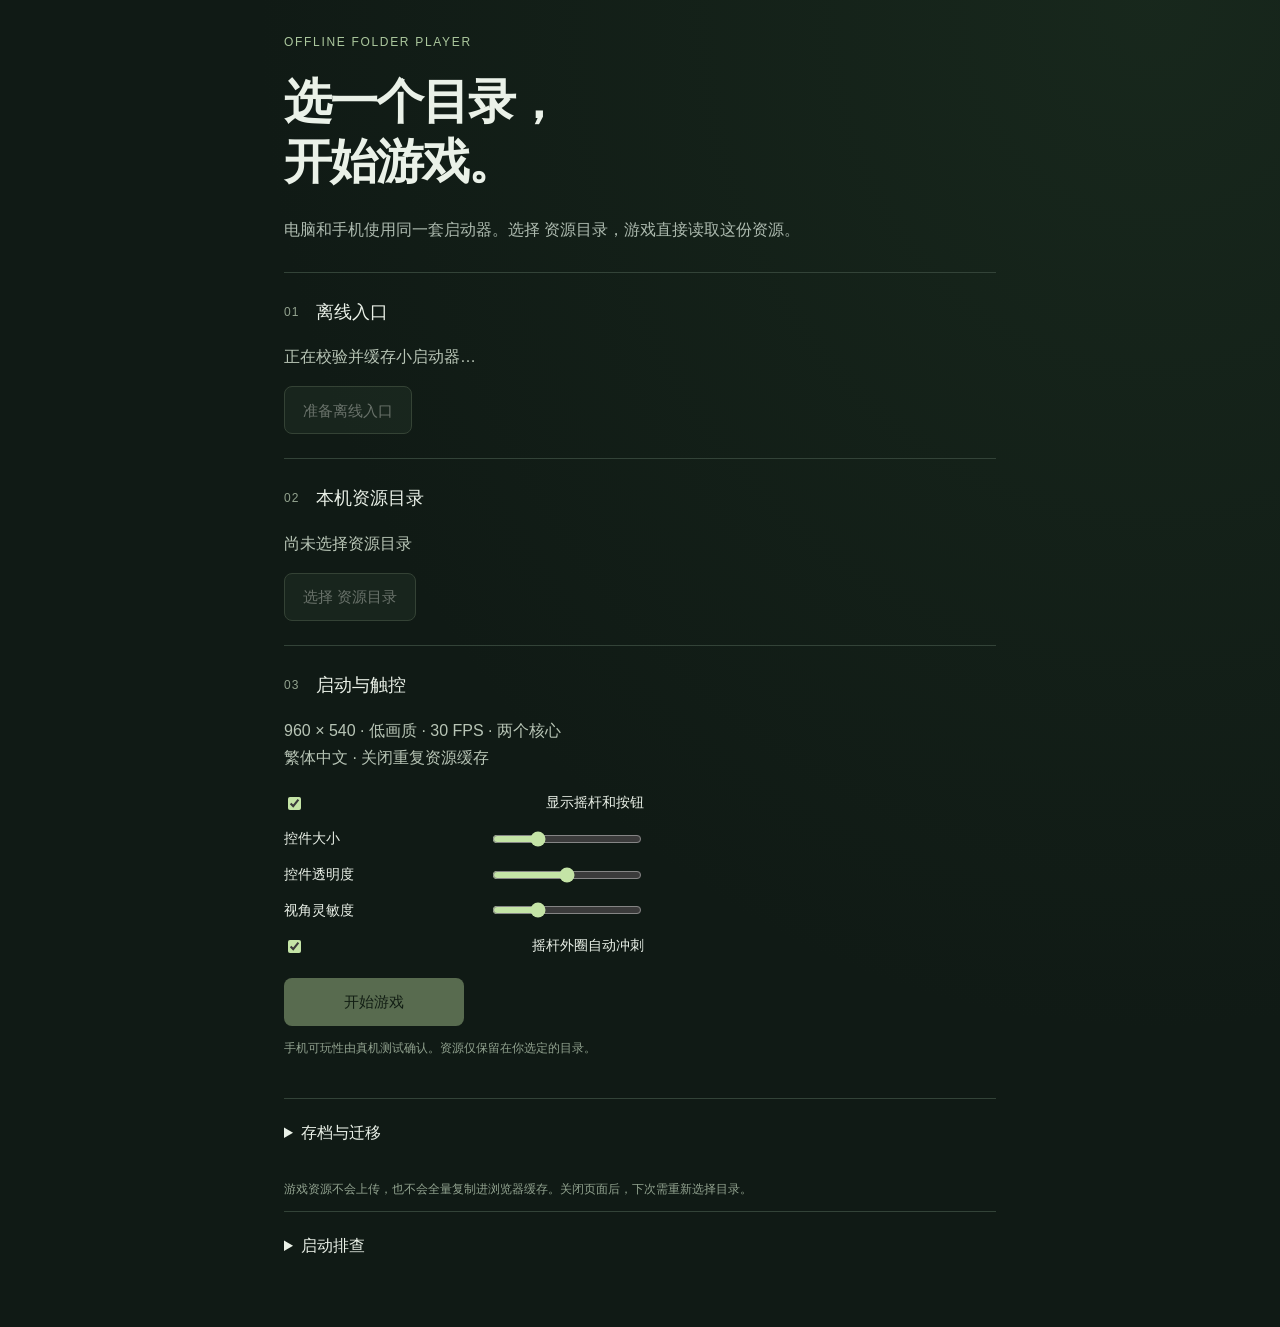
<file: index.html>
<!doctype html><html lang="zh-CN"><head><meta charset="utf-8"><meta name="viewport" content="width=device-width,initial-scale=1,viewport-fit=cover"><meta name="theme-color" content="#13231c"><meta name="apple-mobile-web-app-capable" content="yes"><meta name="offline-folder-launcher" content="folder-v1"><link rel="manifest" href="./manifest.webmanifest"><link rel="icon" href="./icon.svg"><link rel="stylesheet" href="./style.css"><title>离线资源启动器</title></head><body><main id="launcher"><p class="eyebrow">OFFLINE FOLDER PLAYER</p><h1>选一个目录，<br>开始游戏。</h1><p class="intro">电脑和手机使用同一套启动器。选择 资源目录，游戏直接读取这份资源。</p><section class="card"><div class="step"><span>01</span><h2>离线入口</h2></div><p id="offline-status">正在检查小启动器缓存…</p><button id="prepare">准备离线入口</button></section><section class="card"><div class="step"><span>02</span><h2>本机资源目录</h2></div><p id="folder-status">尚未选择资源目录</p><button id="choose">选择 资源目录</button><input id="folder" type="file" webkitdirectory multiple hidden></section><section class="card"><div class="step"><span>03</span><h2>启动与触控</h2></div><p>960 × 540 · 低画质 · 30 FPS · 两个核心<br>繁体中文 · 关闭重复资源缓存</p><div class="settings"><label><input id="touch-enabled" type="checkbox" checked> 显示摇杆和按钮</label><label>控件大小 <input id="size" type="range" min="0.8" max="1.5" step="0.1"></label><label>控件透明度 <input id="opacity" type="range" min="0.2" max="1" step="0.05"></label><label>视角灵敏度 <input id="sensitivity" type="range" min="0.2" max="3" step="0.1"></label><label><input id="autoSprint" type="checkbox"> 摇杆外圈自动冲刺</label></div><button id="start" class="primary" disabled>开始游戏</button><p class="note">手机可玩性由真机测试确认。资源仅保留在你选定的目录。</p></section><p id="error" role="alert"></p><details><summary>存档与迁移</summary><p>存档保存在此站点的 IndexedDB；导入会更新同名存档，请先导出备份。Mac 原版存档需从原站点单独导出。</p><button id="export-save">导出本站存档</button><button id="import-save">导入存档</button><input id="save-file" type="file" accept="application/json,.json" hidden></details><p class="note">游戏资源不会上传，也不会全量复制进浏览器缓存。关闭页面后，下次需重新选择目录。</p><details id="diagnostics"><summary>启动排查</summary><p id="diagnostic-message">如果页面被自动重载，可复制上次启动阶段和错误。记录仅保存在本机，不包含资源和存档内容。</p><button id="copy-diagnostics">复制排查信息</button><p id="diagnostic-build" class="note"></p><textarea id="diagnostic-text" aria-label="排查信息" readonly hidden></textarea></details></main><section id="game-shell" hidden><div id="game-bar"><span id="game-state">正在启动</span><button id="stop">退出游戏</button></div><iframe id="game" title="本机资源运行" allow="autoplay; fullscreen; gamepad"></iframe></section><script src="./startup-log.js"></script><script src="./app.js"></script></body></html>
</file>
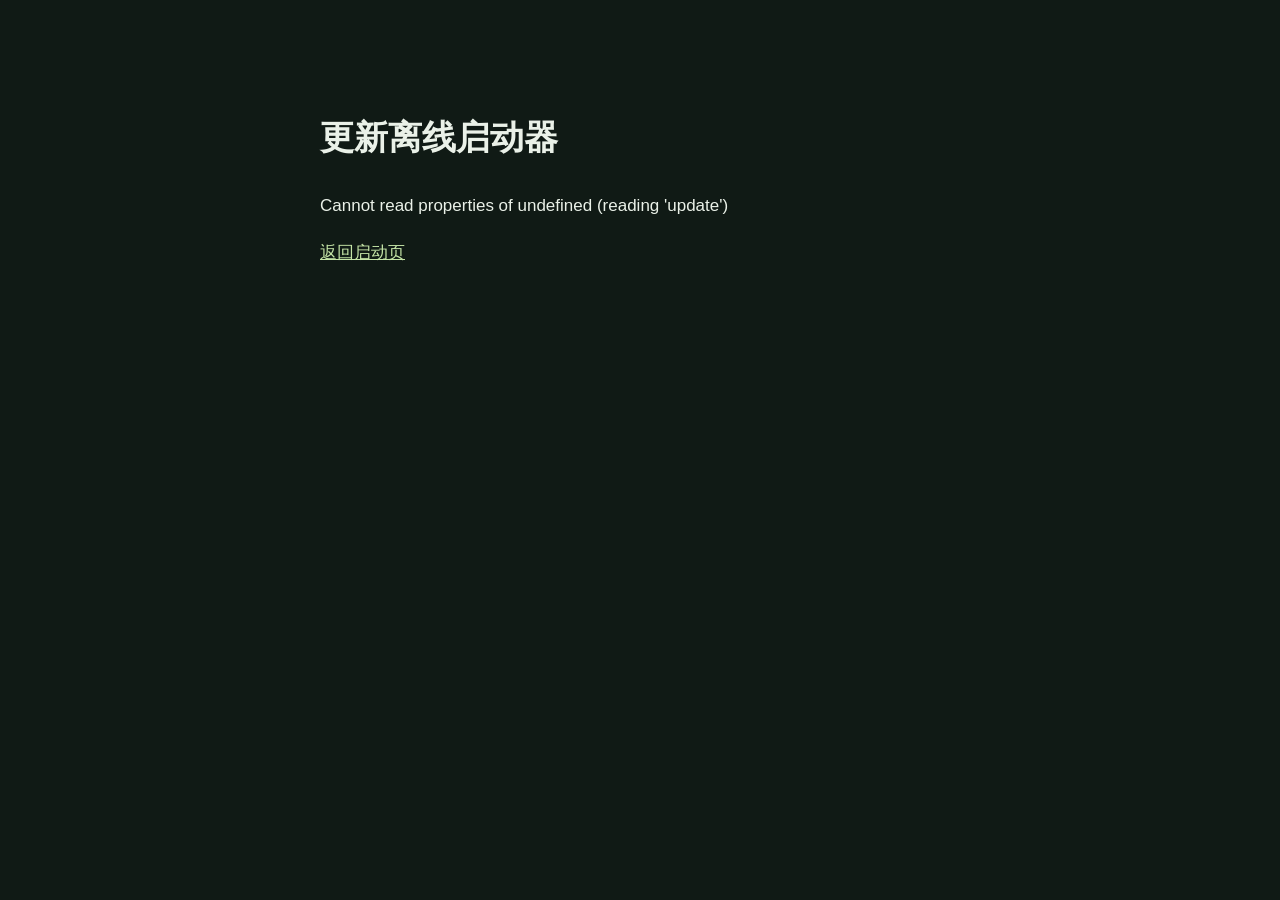
<file: update.html>
<!doctype html><html lang="zh-CN"><meta charset="utf-8"><meta name="viewport" content="width=device-width,initial-scale=1"><title>更新离线启动器</title><style>body{max-width:640px;margin:60px auto;padding:24px;font:17px/1.8 -apple-system,"PingFang SC",sans-serif;background:#101a15;color:#eaf1e8}a{color:#c4e4a6}</style><h1>更新离线启动器</h1><p id="status">正在联网检查网页更新；资源目录不会被改动。</p><p><a href="./">返回启动页</a></p><script>
(async()=>{
 const status=document.getElementById('status');
 try{
  if(!navigator.onLine)throw new Error('请先联网，再打开这个更新入口。');
  const registration=await navigator.serviceWorker.register('./sw.js',{scope:'./',updateViaCache:'none'});
  await registration.update();
  const worker=registration.installing||registration.waiting;
  if(worker&&worker.state!=='activated')await new Promise((resolve,reject)=>{
   const timer=setTimeout(()=>reject(new Error('网页更新超时，请稍后重新打开这个入口。')),45000);
   const changed=()=>{if(worker.state==='activated'){clearTimeout(timer);resolve()}else if(worker.state==='redundant'){clearTimeout(timer);reject(new Error('网页更新校验未完成，请稍后重试。'))}};
   worker.addEventListener('statechange',changed);changed();
  });
  const active=registration.active;if(!active)throw new Error('启动器尚未激活，请稍后重试。');
  const info=await new Promise((resolve,reject)=>{const channel=new MessageChannel(),timer=setTimeout(()=>reject(new Error('检查更新版本超时。')),10000);channel.port1.onmessage=e=>{clearTimeout(timer);channel.port1.close();resolve(e.data)};active.postMessage({type:'status'},[channel.port2])});
  if(!info.ready)throw new Error('网页缓存不完整，请稍后重试。');
  status.textContent='已更新到 '+info.build+'，正在返回…';location.replace('./?updated='+info.build.slice(0,8));
 }catch(error){status.textContent=error.message}
})();
</script></html>
</file>
<file: style.css>
:root{font:16px/1.7 "Avenir Next","PingFang TC",sans-serif;color:#eaf1e8;background:#101a15;color-scheme:dark}*{box-sizing:border-box}body{margin:0;background:radial-gradient(ellipse at 90% 0,#27432b55,transparent 55%)}main{max-width:760px;margin:auto;padding:calc(32px + env(safe-area-inset-top)) max(24px,env(safe-area-inset-right)) 48px max(24px,env(safe-area-inset-left))}.eyebrow{color:#abc79d;letter-spacing:.14em;font-size:12px;margin:0 0 20px}h1{font-size:clamp(32px,7vw,48px);font-weight:600;line-height:1.25;letter-spacing:-.04em;margin:0 0 24px}h2{font-size:18px;margin:0;font-weight:500}.intro{color:#adbaaf;margin-bottom:28px;max-width:580px}.card{padding:24px 0;border-top:1px solid #334338}.step{display:flex;align-items:center;gap:16px}.step span{font-size:12px;color:#93a38f;letter-spacing:.1em}.card p{color:#b8c5b6}button{font:inherit;font-size:15px;border:1px solid #6b7f65;border-radius:8px;min-height:48px;padding:10px 18px;background:#26372a;color:#edf4e9;cursor:pointer}button:disabled{opacity:.4;cursor:default}.primary{background:#c4e4a6;color:#142211;border:0;min-width:180px}.note{font-size:12px;color:#91a28f!important}.card .note{margin-bottom:0}#error{color:#ffb4a7;white-space:pre-wrap}details{padding:20px 0;border-top:1px solid #334338}summary{cursor:pointer}details button{margin:4px 8px 4px 0}.settings{display:grid;gap:12px;max-width:360px;margin:20px 0}.settings label{display:flex;align-items:center;justify-content:space-between;gap:16px;font-size:14px}.settings input[type=range]{width:150px;accent-color:#c4e4a6}.settings input[type=checkbox]{accent-color:#c4e4a6}#game-shell{position:fixed;inset:0;background:#000}#game-bar{height:48px;padding:0 max(8px,env(safe-area-inset-right)) 0 max(8px,env(safe-area-inset-left));display:flex;align-items:center;justify-content:space-between;background:#142019;font-size:12px}#game-bar button{min-height:36px;font-size:12px;padding:4px 14px}iframe{border:0;width:100%;height:calc(100% - 48px);display:block}[hidden]{display:none!important}

#diagnostic-text{width:100%;height:240px;padding:12px;color:#dce9d7;background:#102017;border:1px solid #6b7f65;border-radius:8px;font:12px/1.5 monospace;box-sizing:border-box}#diagnostic-message{font-size:14px;color:#c5d2bf}
</file>
